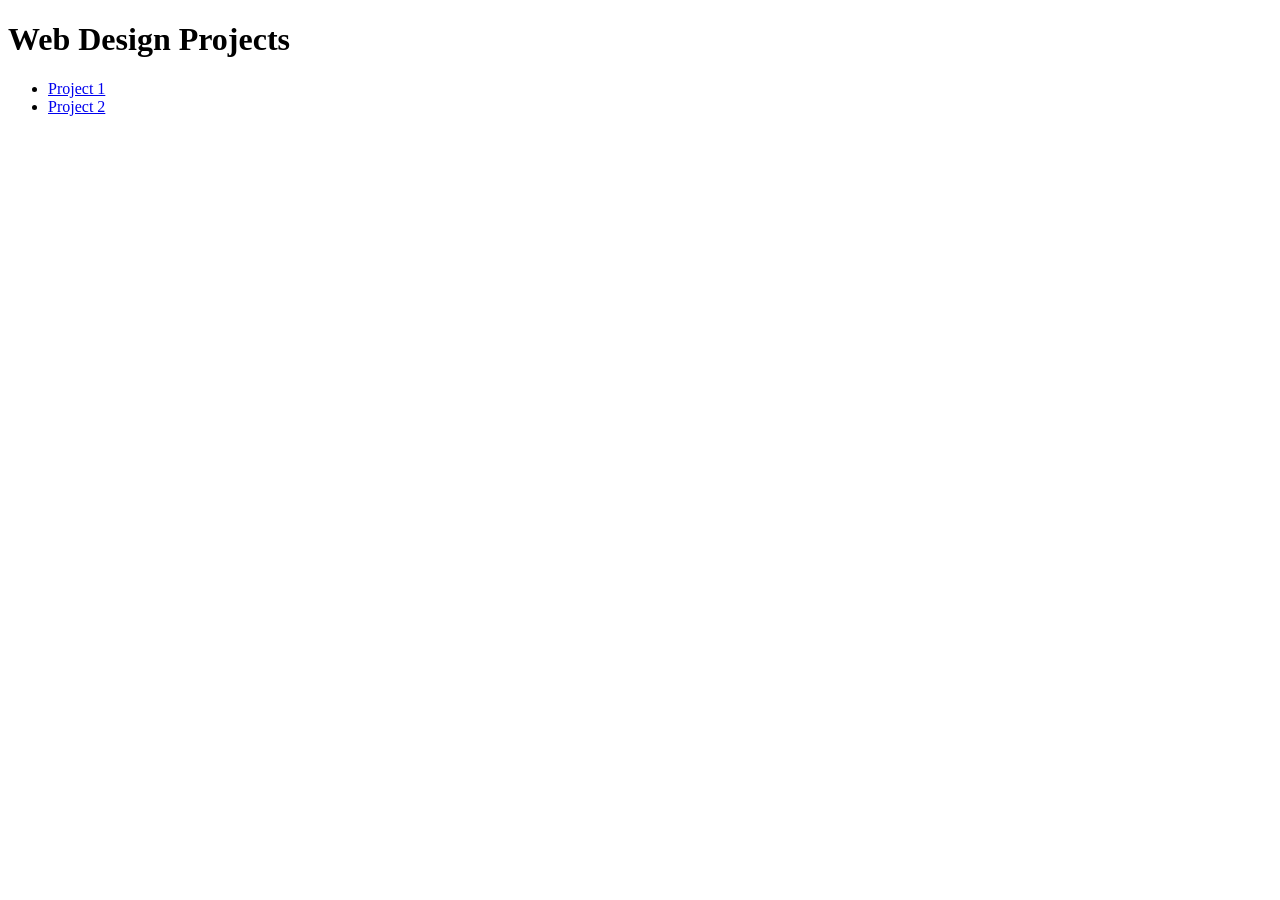
<file: index.html>
<!doctype html>
<html lang="en">
	<head>
		<meta charset="UTF-8" />
		<meta name="viewport" content="width=device-width, initial-scale=1.0" />
		<title>DMA 342</title>
	</head>
	<body>
		<h1>Web Design Projects</h1>
		<ul>
			<li><a href="project1/">Project 1</a></li>
			<li><a href="project2/index.html">Project 2</a></li>
		</ul>
	</body>
</html>
</file>
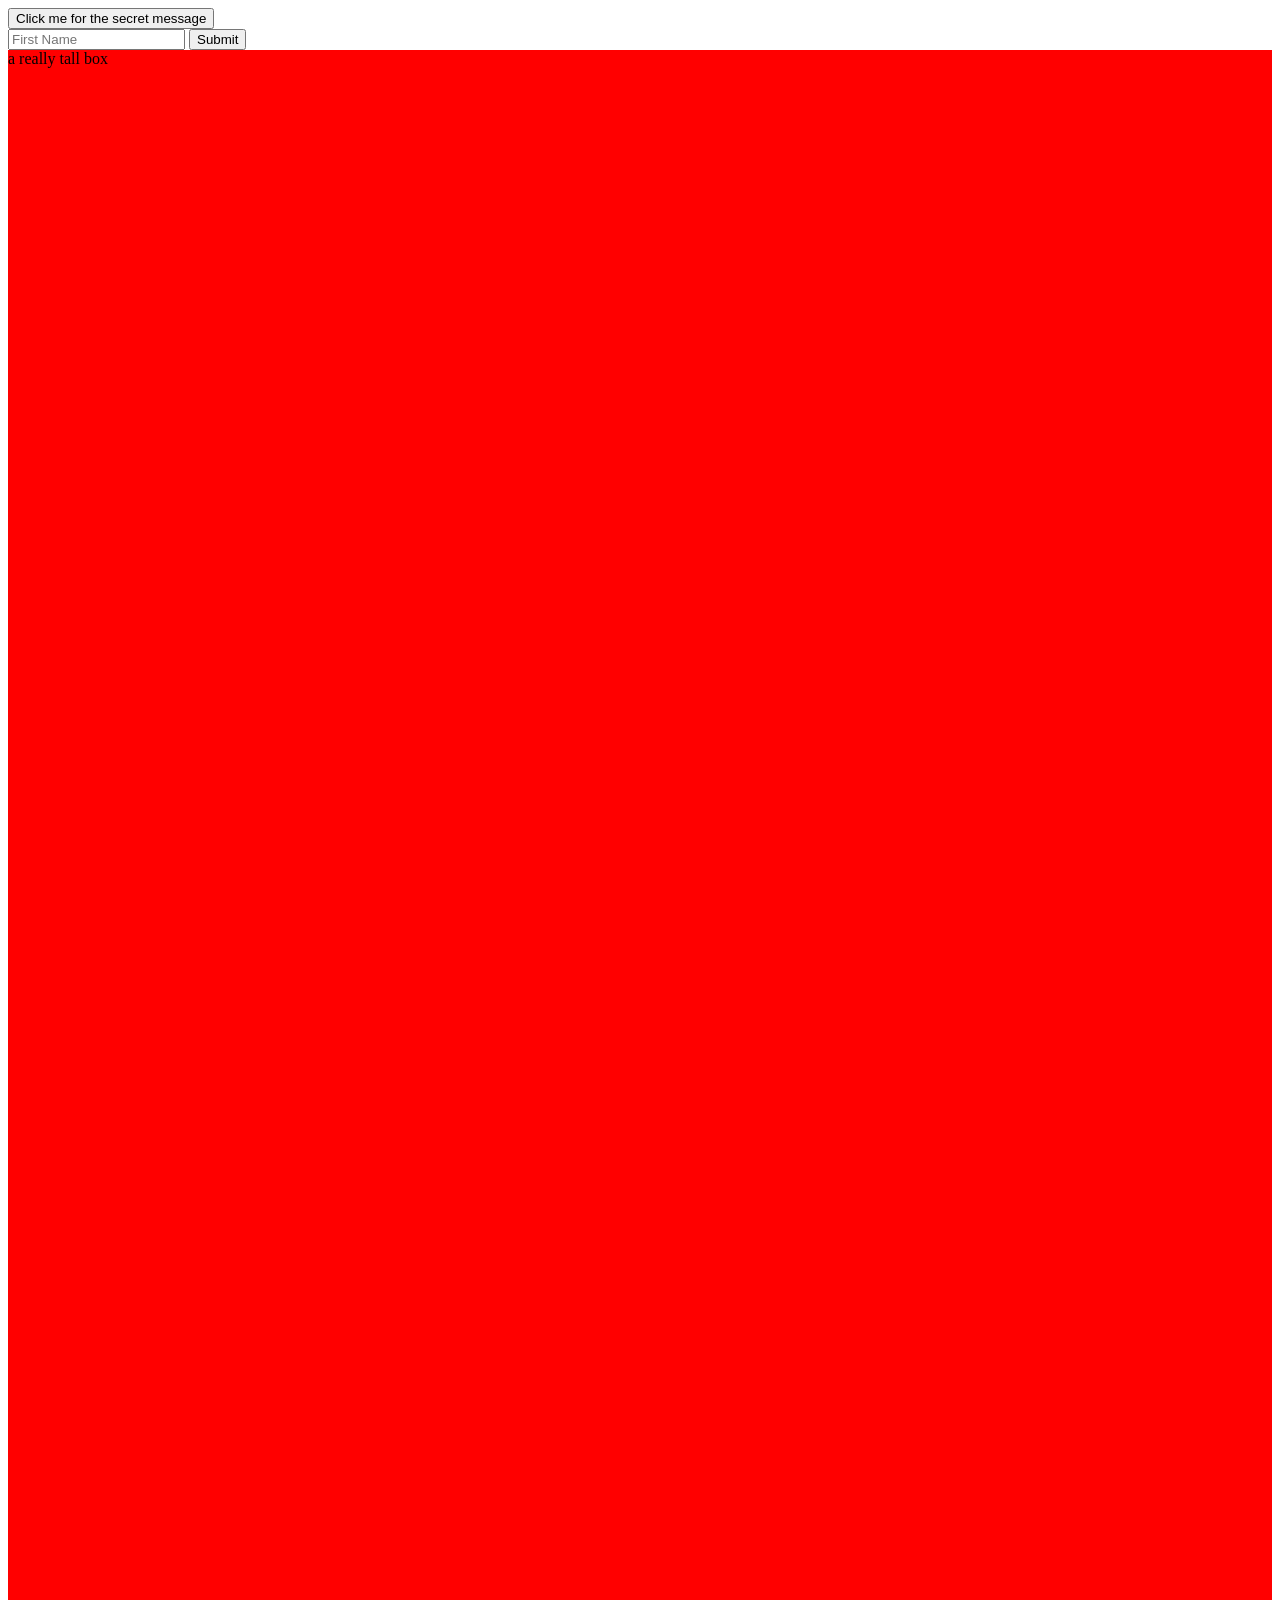
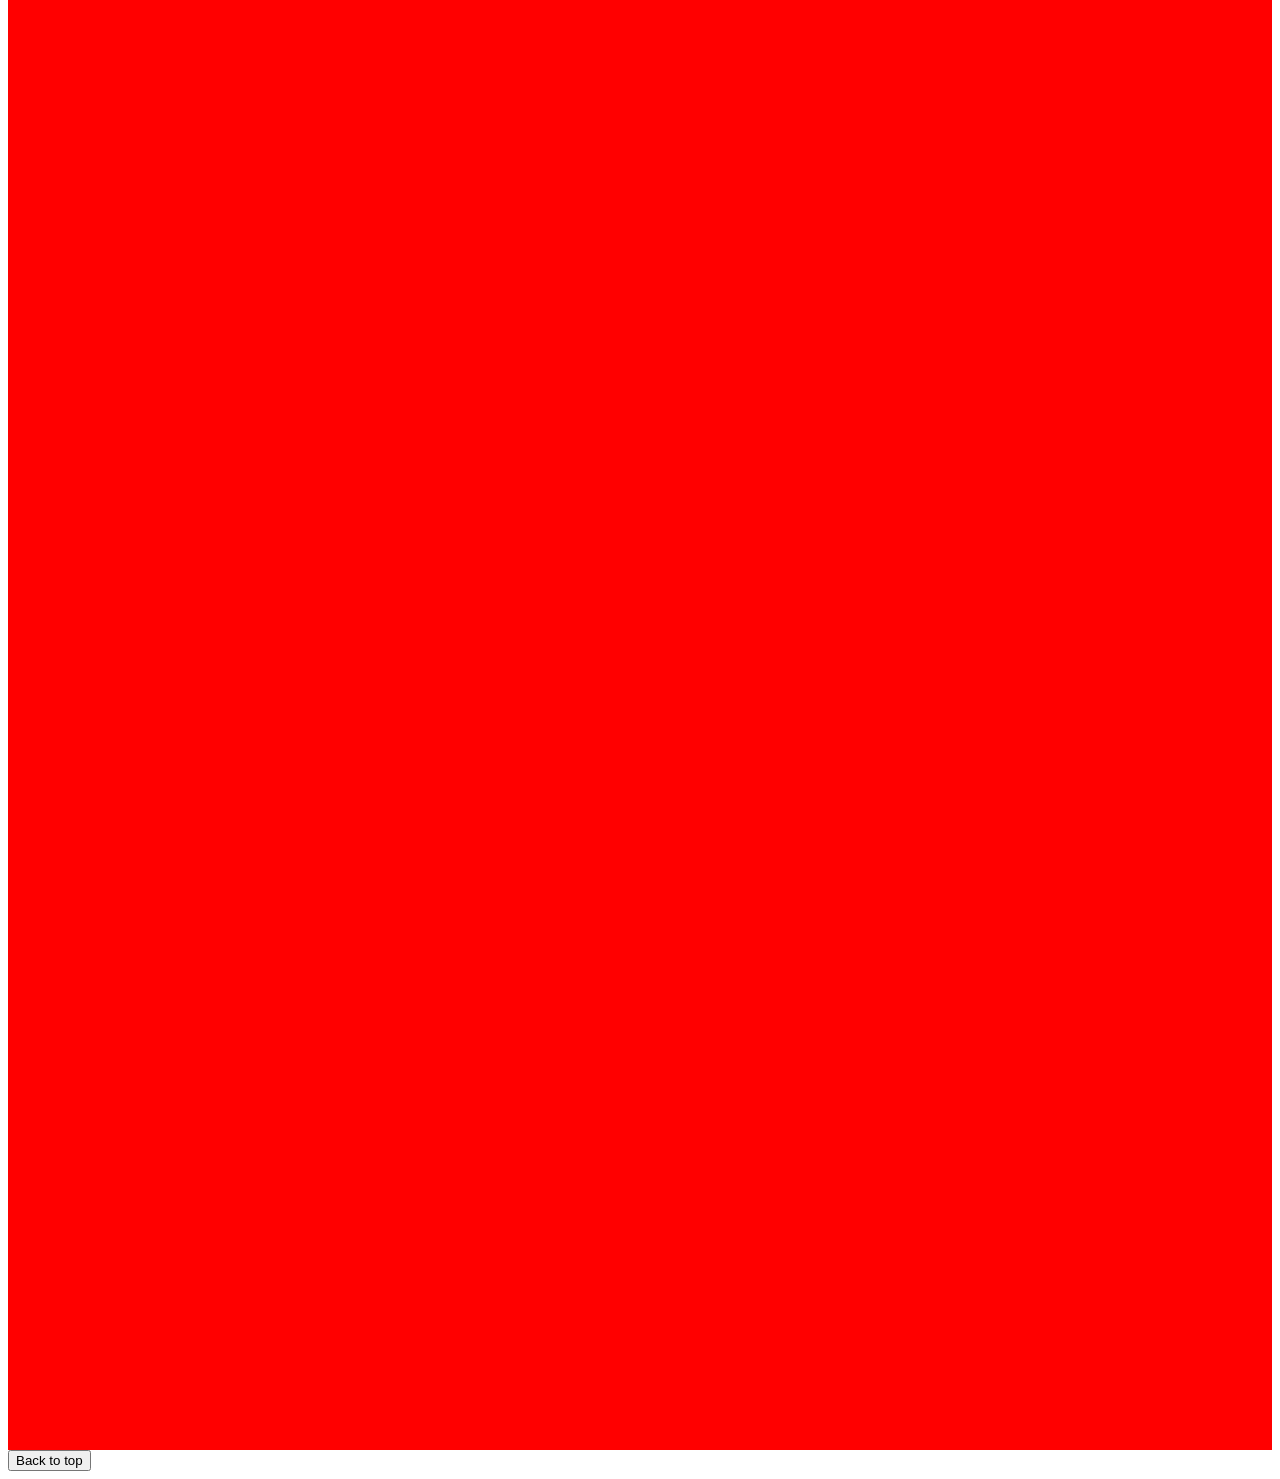
<file: class11-1/index.html>
<!doctype html>
<html lang="en">
	<head>
		<meta charset="UTF-8" />
		<meta name="viewport" content="width=device-width, initial-scale=1.0" />
		<title>Mouse events</title>
	</head>
	<body>
		<button onclick="showAlert()">Click me for the secret message</button>
		<form action="#" id="myForm">
			<input type="text" placeholder="First Name" /> <input type="submit" onclick="submitForm()" />
		</form>
		<div class="box" style="height: 3000px; background: red">a really tall box</div>
		<button onclick="backToTop()">Back to top</button>
	</body>
	<script>
		// mouse events
		function showAlert() {
			alert('Button was clicked');
		}
		// keyboard events
		document.addEventListener('keydown', function (event) {
			alert('you pressed down on a key!');
		});

		// form events
		function submitForm() {
			alert('you submitted the form');
		}
		// window/page events
		window.onresize = function () {
			alert('you resized the window!');
		};

		function backToTop() {
			window.scroll(0, 0);
		}
	</script>
</html>
</file>
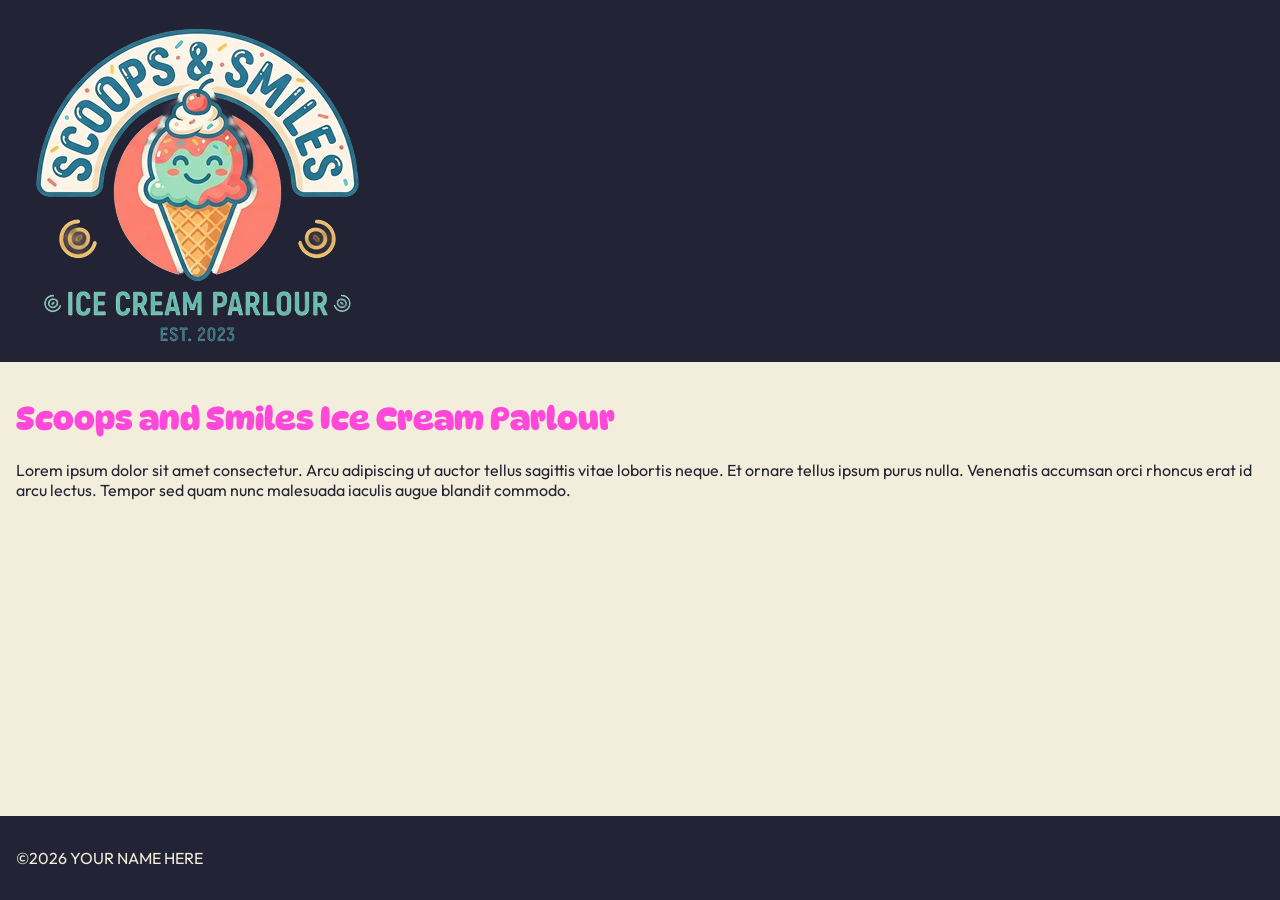
<file: project1/index.html>
<!doctype html>
<html lang="en">
	<head>
		<meta charset="UTF-8" />
		<meta name="viewport" content="width=device-width, initial-scale=1.0" />
		<title>Scoops and Smiles Ice Cream Parlour</title>
		<!-- Google fonts code-->
		<link rel="preconnect" href="https://fonts.googleapis.com" />
		<link rel="preconnect" href="https://fonts.gstatic.com" crossorigin />
		<link
			href="https://fonts.googleapis.com/css2?family=DynaPuff:wght@600&family=Outfit:wght@400&display=swap"
			rel="stylesheet"
		/>
		<!-- End Google fonts code-->

		<link rel="stylesheet" href="style.css" />
	</head>
	<body>
		<header>
			<img src="img/logo.png" class="logo" alt="Scoops and Smiles Ice Cream Parlour logo" />
		</header>

		<main>
			<h1>Scoops and Smiles Ice Cream Parlour</h1>
			<p>
				Lorem ipsum dolor sit amet consectetur. Arcu adipiscing ut auctor tellus sagittis vitae
				lobortis neque. Et ornare tellus ipsum purus nulla. Venenatis accumsan orci rhoncus erat id
				arcu lectus. Tempor sed quam nunc malesuada iaculis augue blandit commodo.
			</p>
		</main>

		<footer>
			<p>©2026 YOUR NAME HERE</p>
		</footer>
	</body>
</html>
</file>
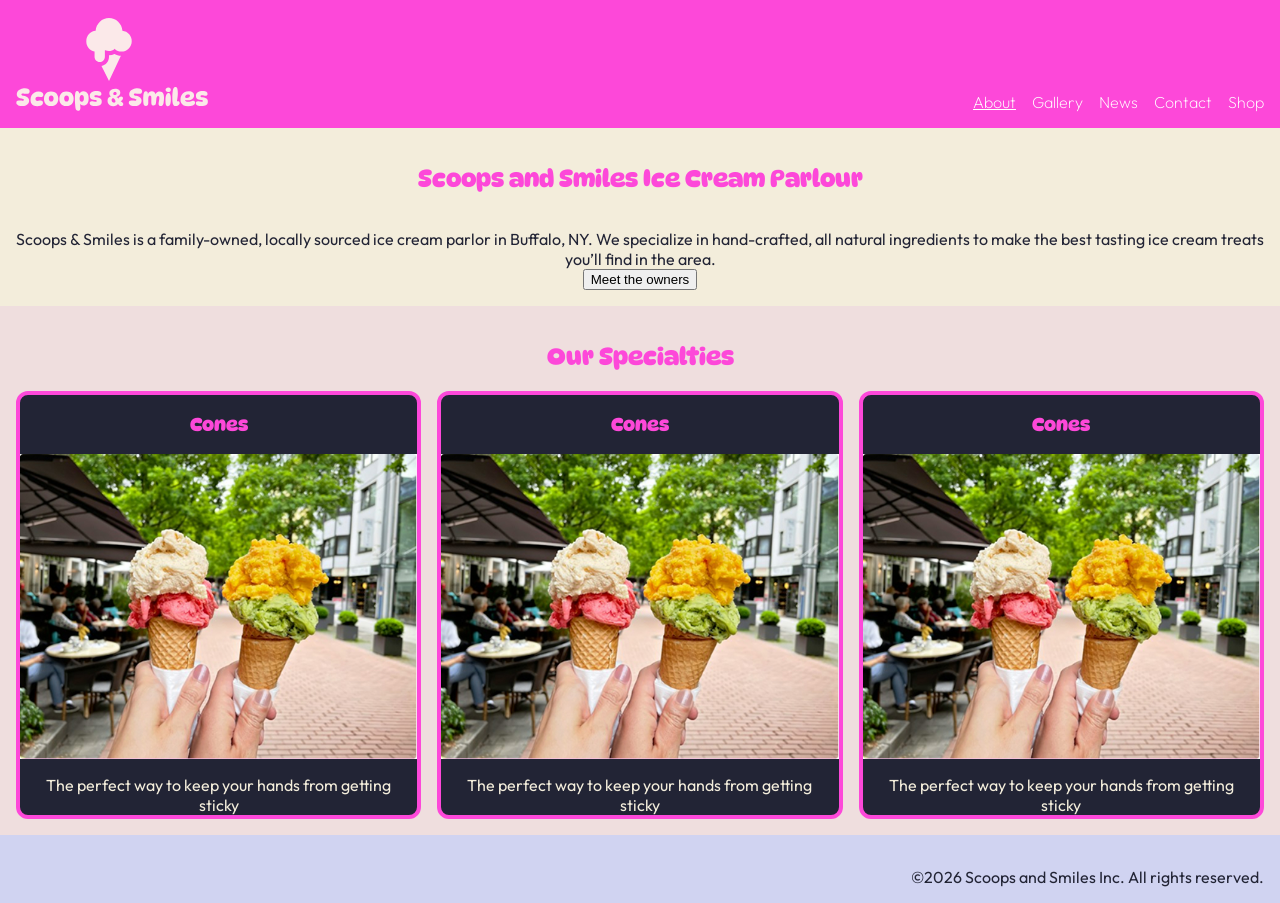
<file: project2/index.html>
<!doctype html>
<html lang="en">
	<head>
		<meta charset="UTF-8" />
		<meta name="viewport" content="width=device-width, initial-scale=1.0" />
		<title>Scoops and Smiles Ice Cream Parlour</title>
		<!-- Google fonts code-->
		<link rel="preconnect" href="https://fonts.googleapis.com" />
		<link rel="preconnect" href="https://fonts.gstatic.com" crossorigin />
		<link
			href="https://fonts.googleapis.com/css2?family=DynaPuff:wght@600&family=Outfit:wght@100..900&display=swap"
			rel="stylesheet"
		/>
		<!-- End Google fonts code-->

		<link rel="stylesheet" href="style.css" />
	</head>
	<body class="landing">
		<header>
			<img src="img/logo.svg" class="logo" alt="Scoops and Smiles Ice Cream Parlour logo" />
			<nav>
				<a href="about.html" class="current">About</a>
				<a href="gallery.html">Gallery</a>
				<a href="news.html">News</a>
				<a href="contact.html">Contact</a>
				<a href="shop.html">Shop</a>
			</nav>
		</header>

		<main>
			<section class="hero">
				<h1>Scoops and Smiles Ice Cream Parlour</h1>
				<p>
					Scoops & Smiles is a family-owned, locally sourced ice cream parlor in Buffalo, NY. We
					specialize in hand-crafted, all natural ingredients to make the best tasting ice cream
					treats you’ll find in the area.
				</p>
				<button href="about.html">Meet the owners</button>
			</section>

			<section class="bglight2">
				<h2>Our Specialties</h2>
				<div class="cards">
					<div class="card">
						<h3>Cones</h3>
						<img src="img/cones.jpg" alt="Photo of couple holding ice cream cones" />
						<p>The perfect way to keep your hands from getting sticky</p>
					</div>
					<div class="card">
						<h3>Cones</h3>
						<img src="img/cones.jpg" alt="Photo of couple holding ice cream cones" />
						<p>The perfect way to keep your hands from getting sticky</p>
					</div>
					<div class="card">
						<h3>Cones</h3>
						<img src="img/cones.jpg" alt="Photo of couple holding ice cream cones" />
						<p>The perfect way to keep your hands from getting sticky</p>
					</div>
				</div>
			</section>
		</main>

		<footer>
			<p>©2026 Scoops and Smiles Inc. All rights reserved.</p>
		</footer>
	</body>
</html>
</file>
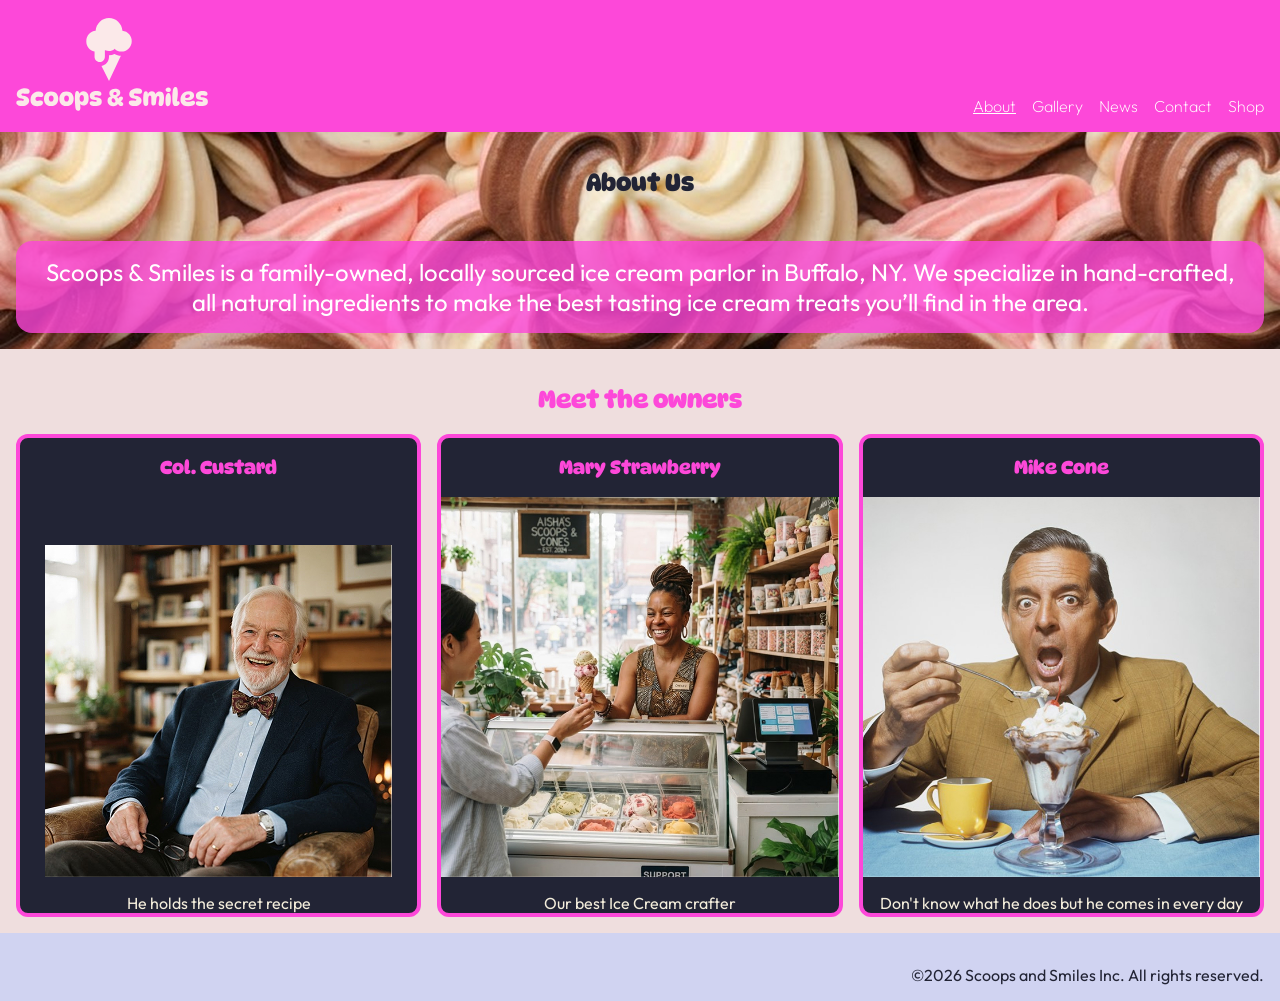
<file: project2/about.html>
<!doctype html>
<html lang="en">
	<head>
		<meta charset="UTF-8" />
		<meta name="viewport" content="width=device-width, initial-scale=1.0" />
		<title>Scoops and Smiles Ice Cream Parlour</title>
		<!-- Google fonts code-->
		<link rel="preconnect" href="https://fonts.googleapis.com" />
		<link rel="preconnect" href="https://fonts.gstatic.com" crossorigin />
		<link
			href="https://fonts.googleapis.com/css2?family=DynaPuff:wght@600&family=Outfit:wght@400&display=swap"
			rel="stylesheet"
		/>
		<!-- End Google fonts code-->

		<link rel="stylesheet" href="style.css" />
	</head>
	<body class="about">
		<header>
			<a href="index.html"
				><img src="img/logo.svg" class="logo" alt="Scoops and Smiles Ice Cream Parlour logo"
			/></a>
			<nav>
				<a href="about.html" class="current">About</a>
				<a href="gallery.html">Gallery</a>
				<a href="news.html">News</a>
				<a href="contact.html">Contact</a>
				<a href="shop.html">Shop</a>
			</nav>
		</header>

		<main>
			<section class="hero">
				<h1>About Us</h1>
				<p>
					Scoops & Smiles is a family-owned, locally sourced ice cream parlor in Buffalo, NY. We
					specialize in hand-crafted, all natural ingredients to make the best tasting ice cream
					treats you’ll find in the area.
				</p>
			</section>

			<section class="bglight2">
				<h2>Meet the owners</h2>
				<div class="cards">
					<div class="card">
						<h3>Col. Custard</h3>
						<img src="img/john_custard.jpg" alt="Photo of couple holding ice cream cones" />
						<p>He holds the secret recipe</p>
					</div>
					<div class="card">
						<h3>Mary Strawberry</h3>
						<img src="img/mary-strawberry.jpg" alt="Photo of couple holding ice cream cones" />
						<p>Our best Ice Cream crafter</p>
					</div>
					<div class="card">
						<h3>Mike Cone</h3>
						<img src="img/mr-cone.jpg" alt="Photo of couple holding ice cream cones" />
						<p>Don't know what he does but he comes in every day</p>
					</div>
				</div>
			</section>
		</main>

		<footer>
			<p>©2026 Scoops and Smiles Inc. All rights reserved.</p>
		</footer>
	</body>
</html>
</file>
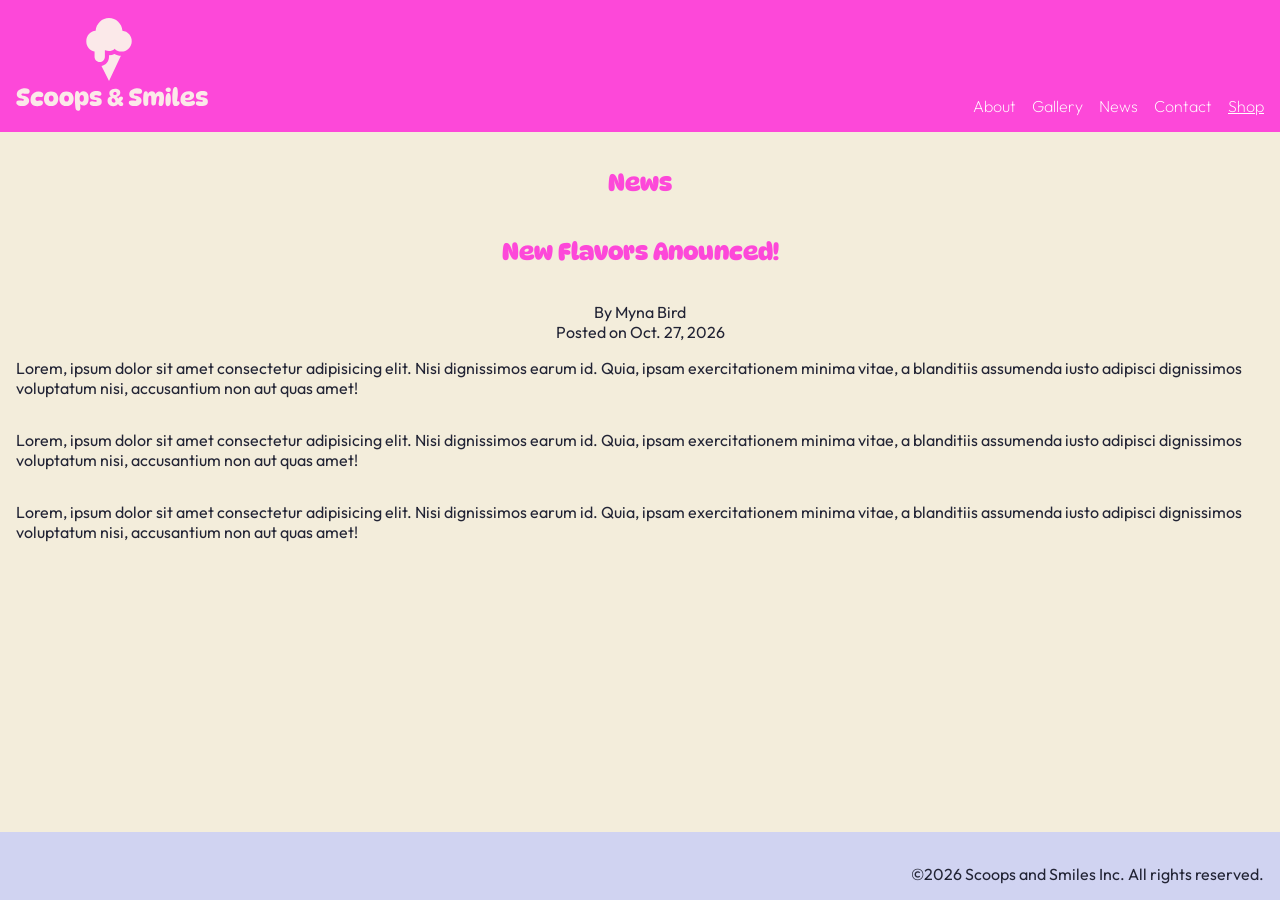
<file: project2/article.html>
<!doctype html>
<html lang="en">
	<head>
		<meta charset="UTF-8" />
		<meta name="viewport" content="width=device-width, initial-scale=1.0" />
		<title>Scoops and Smiles Ice Cream Parlour</title>
		<!-- Google fonts code-->
		<link rel="preconnect" href="https://fonts.googleapis.com" />
		<link rel="preconnect" href="https://fonts.gstatic.com" crossorigin />
		<link
			href="https://fonts.googleapis.com/css2?family=DynaPuff:wght@600&family=Outfit:wght@400&display=swap"
			rel="stylesheet"
		/>
		<!-- End Google fonts code-->

		<link rel="stylesheet" href="style.css" />
	</head>
	<body class="news">
		<header>
			<a href="index.html"
				><img src="img/logo.svg" class="logo" alt="Scoops and Smiles Ice Cream Parlour logo"
			/></a>
			<nav>
				<a href="about.html">About</a>
				<a href="gallery.html">Gallery</a>
				<a href="news.html">News</a>
				<a href="contact.html">Contact</a>
				<a href="shop.html" class="current">Shop</a>
			</nav>
		</header>

		<main>
			<section>
				<h1>News</h1>
				<h2>New Flavors Anounced!</h2>
				<p>By Myna Bird</p>
				<time datetime="10-27-26">Posted on Oct. 27, 2026</time>
				<p></p>Lorem, ipsum dolor sit amet consectetur adipisicing elit. Nisi dignissimos earum id. Quia, ipsam exercitationem minima vitae, a blanditiis assumenda iusto adipisci dignissimos voluptatum nisi, accusantium non aut quas amet!</p>
				<p></p>Lorem, ipsum dolor sit amet consectetur adipisicing elit. Nisi dignissimos earum id. Quia, ipsam exercitationem minima vitae, a blanditiis assumenda iusto adipisci dignissimos voluptatum nisi, accusantium non aut quas amet!</p>
				<p></p>Lorem, ipsum dolor sit amet consectetur adipisicing elit. Nisi dignissimos earum id. Quia, ipsam exercitationem minima vitae, a blanditiis assumenda iusto adipisci dignissimos voluptatum nisi, accusantium non aut quas amet!</p>
			</section>
		</main>

		<footer>
			<p>©2026 Scoops and Smiles Inc. All rights reserved.</p>
		</footer>
	</body>
</html>
</file>
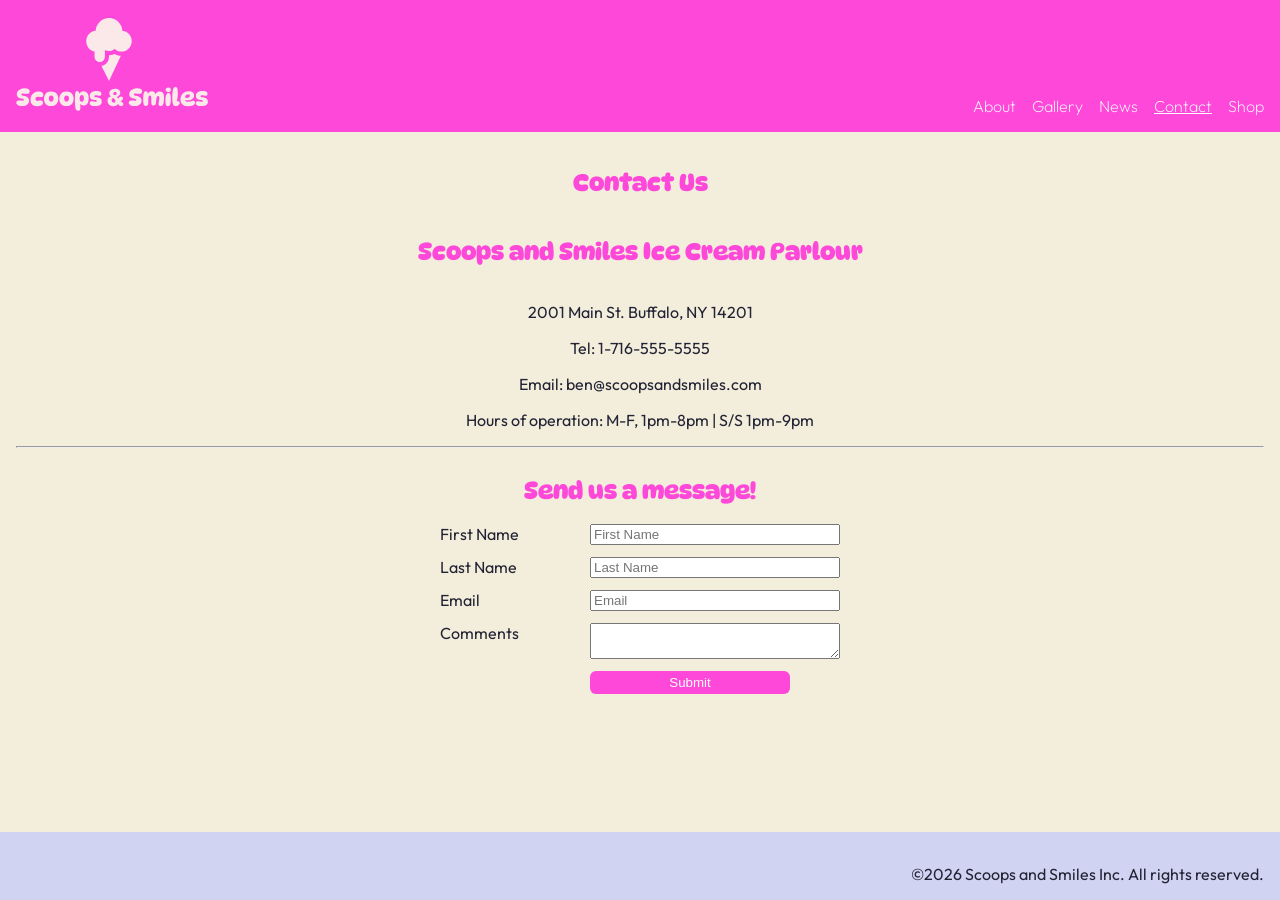
<file: project2/contact.html>
<!doctype html>
<html lang="en">
	<head>
		<meta charset="UTF-8" />
		<meta name="viewport" content="width=device-width, initial-scale=1.0" />
		<title>Scoops and Smiles Ice Cream Parlour</title>
		<!-- Google fonts code-->
		<link rel="preconnect" href="https://fonts.googleapis.com" />
		<link rel="preconnect" href="https://fonts.gstatic.com" crossorigin />
		<link
			href="https://fonts.googleapis.com/css2?family=DynaPuff:wght@600&family=Outfit:wght@400&display=swap"
			rel="stylesheet"
		/>
		<!-- End Google fonts code-->

		<link rel="stylesheet" href="style.css" />
	</head>
	<body class="news">
		<header>
			<a href="index.html"
				><img src="img/logo.svg" class="logo" alt="Scoops and Smiles Ice Cream Parlour logo"
			/></a>
			<nav>
				<a href="about.html">About</a>
				<a href="gallery.html">Gallery</a>
				<a href="news.html">News</a>
				<a href="contact.html" class="current">Contact</a>
				<a href="shop.html">Shop</a>
			</nav>
		</header>

		<main>
			<section>
				<h1>Contact Us</h1>
				<h2>Scoops and Smiles Ice Cream Parlour</h2>
				<p>2001 Main St. Buffalo, NY 14201</p>
				<p>Tel: 1-716-555-5555</p>
				<p>Email: ben@scoopsandsmiles.com</p>
				<p>Hours of operation: M-F, 1pm-8pm | S/S 1pm-9pm</p>
				<hr />
				<h2>Send us a message!</h2>

				<form action="#">
					<div>
						<label for="first_name">First Name</label>
						<input type="text" name="first_name" id="first_name" placeholder="First Name" />
					</div>
					<div>
						<label for="last_name">Last Name</label>
						<input type="text" name="last_name" id="last_name" placeholder="Last Name" />
					</div>
					<div>
						<label for="email">Email</label>
						<input type="email" name="email" id="email" placeholder="Email" />
					</div>
					<div>
						<label for="comments">Comments</label>
						<textarea name="comments" id="comments" placeholder="Comments"> </textarea>
					</div>
					<input type="submit" />
				</form>
			</section>
		</main>

		<footer>
			<p>©2026 Scoops and Smiles Inc. All rights reserved.</p>
		</footer>
	</body>
</html>
</file>
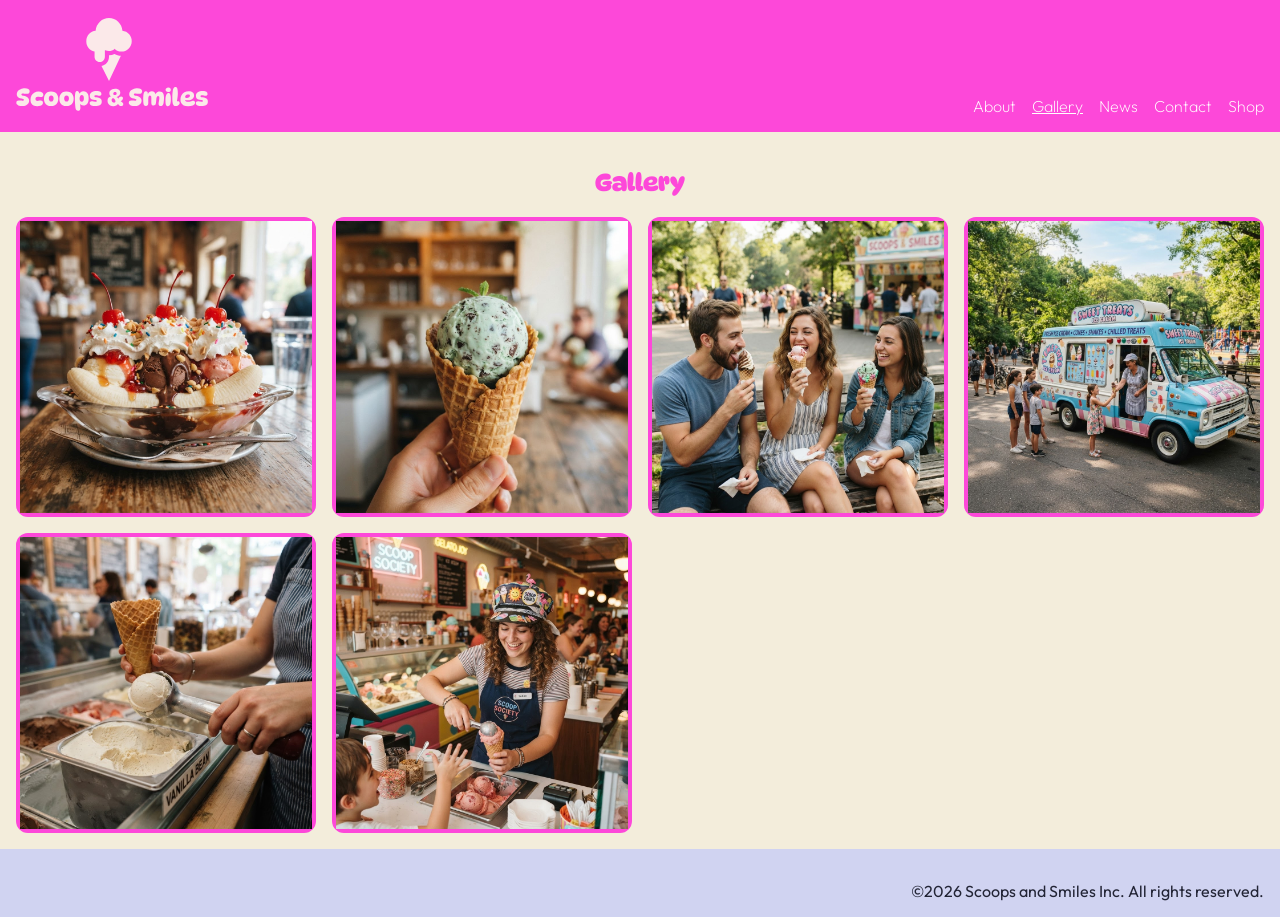
<file: project2/gallery.html>
<!doctype html>
<html lang="en">
	<head>
		<meta charset="UTF-8" />
		<meta name="viewport" content="width=device-width, initial-scale=1.0" />
		<title>Scoops and Smiles Ice Cream Parlour</title>
		<!-- Google fonts code-->
		<link rel="preconnect" href="https://fonts.googleapis.com" />
		<link rel="preconnect" href="https://fonts.gstatic.com" crossorigin />
		<link
			href="https://fonts.googleapis.com/css2?family=DynaPuff:wght@600&family=Outfit:wght@400&display=swap"
			rel="stylesheet"
		/>
		<!-- End Google fonts code-->

		<link rel="stylesheet" href="style.css" />
	</head>
	<body class="news">
		<header>
			<a href="index.html"
				><img src="img/logo.svg" class="logo" alt="Scoops and Smiles Ice Cream Parlour logo"
			/></a>
			<nav>
				<a href="about.html">About</a>
				<a href="gallery.html" class="current">Gallery</a>
				<a href="news.html">News</a>
				<a href="contact.html">Contact</a>
				<a href="shop.html">Shop</a>
			</nav>
		</header>

		<main>
			<section>
				<h1>Gallery</h1>
				<div class="cards">
					<div class="card">
						<img src="img/gal1.jpg" alt="Photo of couple holding ice cream cones" />
					</div>
					<div class="card">
						<img src="img/gal2.jpg" alt="Photo of couple holding ice cream cones" />
					</div>
					<div class="card">
						<img src="img/gal3.jpg" alt="Photo of couple holding ice cream cones" />
					</div>
					<div class="card">
						<img src="img/gal4.jpg" alt="Photo of couple holding ice cream cones" />
					</div>
					<div class="card">
						<img src="img/gal5.jpg" alt="Photo of couple holding ice cream cones" />
					</div>
					<div class="card">
						<img src="img/gal6.jpg" alt="Photo of couple holding ice cream cones" />
					</div>
				</div>
			</section>
		</main>

		<footer>
			<p>©2026 Scoops and Smiles Inc. All rights reserved.</p>
		</footer>
	</body>
</html>
</file>
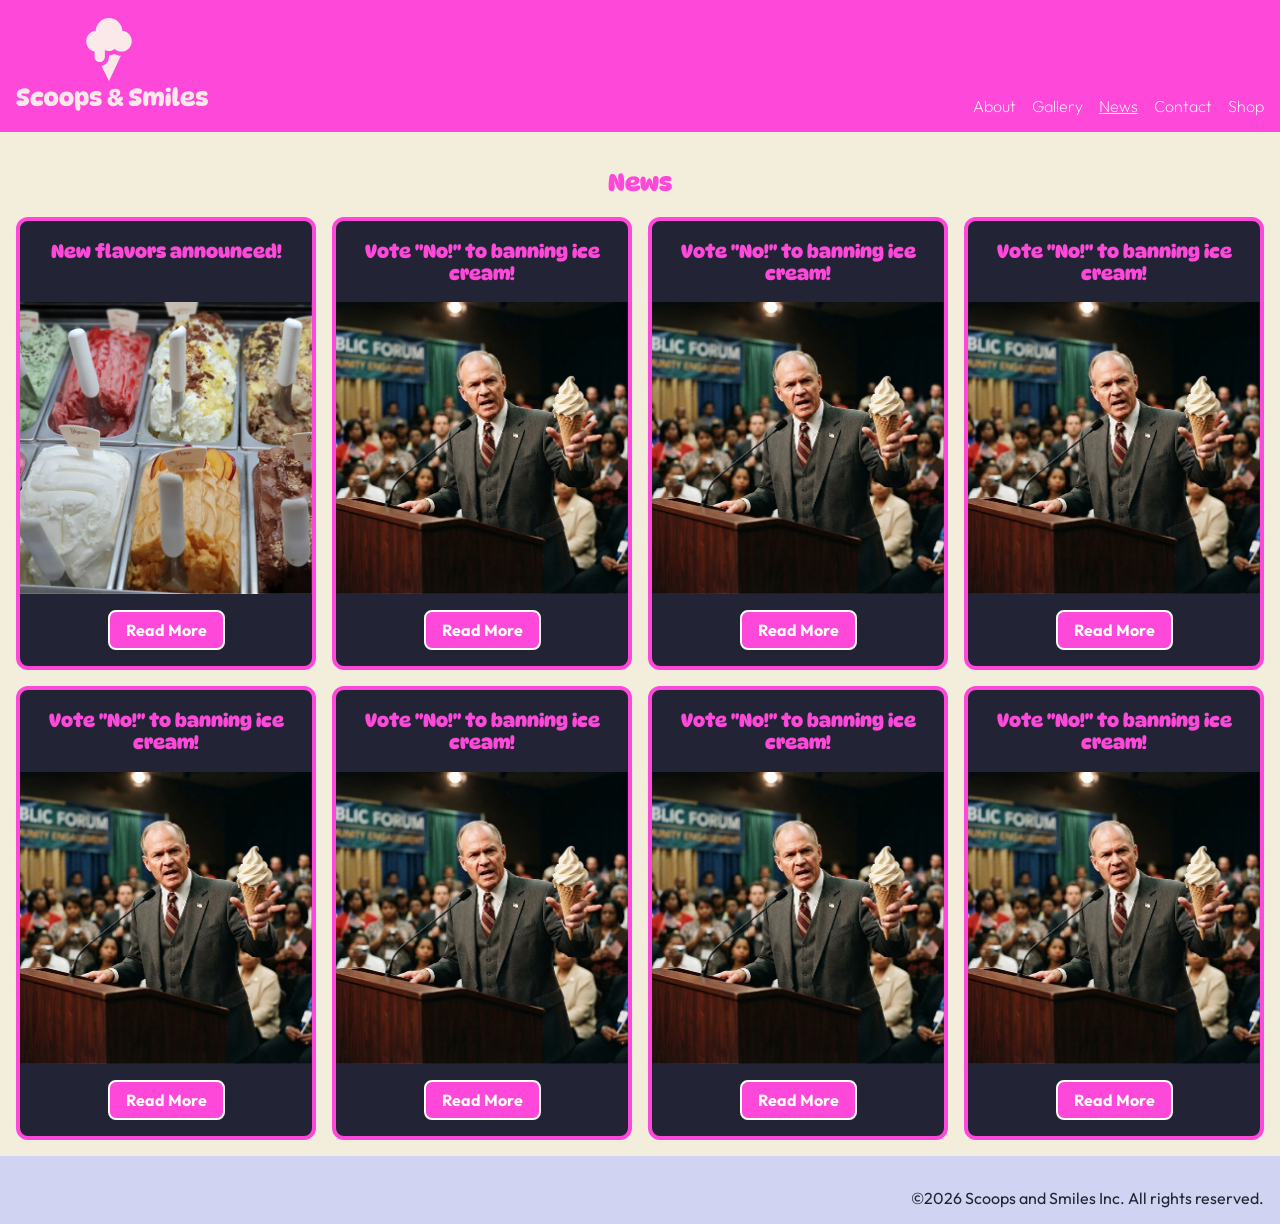
<file: project2/news.html>
<!doctype html>
<html lang="en">
	<head>
		<meta charset="UTF-8" />
		<meta name="viewport" content="width=device-width, initial-scale=1.0" />
		<title>Scoops and Smiles Ice Cream Parlour</title>
		<!-- Google fonts code-->
		<link rel="preconnect" href="https://fonts.googleapis.com" />
		<link rel="preconnect" href="https://fonts.gstatic.com" crossorigin />
		<link
			href="https://fonts.googleapis.com/css2?family=DynaPuff:wght@600&family=Outfit:wght@400&display=swap"
			rel="stylesheet"
		/>
		<!-- End Google fonts code-->

		<link rel="stylesheet" href="style.css" />
	</head>
	<body class="news">
		<header>
			<a href="index.html"
				><img src="img/logo.svg" class="logo" alt="Scoops and Smiles Ice Cream Parlour logo"
			/></a>
			<nav>
				<a href="about.html">About</a>
				<a href="gallery.html">Gallery</a>
				<a href="news.html" class="current">News</a>
				<a href="contact.html">Contact</a>
				<a href="shop.html">Shop</a>
			</nav>
		</header>

		<main>
			<section>
				<h1>News</h1>
				<div class="cards">
					<div class="card">
						<h3>New flavors announced!</h3>
						<img src="img/flavors.jpg" alt="Photo of couple holding ice cream cones" />
						<a href="article.html" class="button">Read More</a>
					</div>
					<div class="card">
						<h3>Vote "No!" to banning ice cream!</h3>
						<img src="img/announcement.jpg" alt="Photo of couple holding ice cream cones" />
						<a href="article.html" class="button">Read More</a>
					</div>
					<div class="card">
						<h3>Vote "No!" to banning ice cream!</h3>
						<img src="img/announcement.jpg" alt="Photo of couple holding ice cream cones" />
						<a href="article.html" class="button">Read More</a>
					</div>
					<div class="card">
						<h3>Vote "No!" to banning ice cream!</h3>
						<img src="img/announcement.jpg" alt="Photo of couple holding ice cream cones" />
						<a href="article.html" class="button">Read More</a>
					</div>
					<div class="card">
						<h3>Vote "No!" to banning ice cream!</h3>
						<img src="img/announcement.jpg" alt="Photo of couple holding ice cream cones" />
						<a href="article.html" class="button">Read More</a>
					</div>
					<div class="card">
						<h3>Vote "No!" to banning ice cream!</h3>
						<img src="img/announcement.jpg" alt="Photo of couple holding ice cream cones" />
						<a href="article.html" class="button">Read More</a>
					</div>
					<div class="card">
						<h3>Vote "No!" to banning ice cream!</h3>
						<img src="img/announcement.jpg" alt="Photo of couple holding ice cream cones" />
						<a href="article.html" class="button">Read More</a>
					</div>
					<div class="card">
						<h3>Vote "No!" to banning ice cream!</h3>
						<img src="img/announcement.jpg" alt="Photo of couple holding ice cream cones" />
						<a href="article.html" class="button">Read More</a>
					</div>
				</div>
			</section>
		</main>

		<footer>
			<p>©2026 Scoops and Smiles Inc. All rights reserved.</p>
		</footer>
	</body>
</html>
</file>
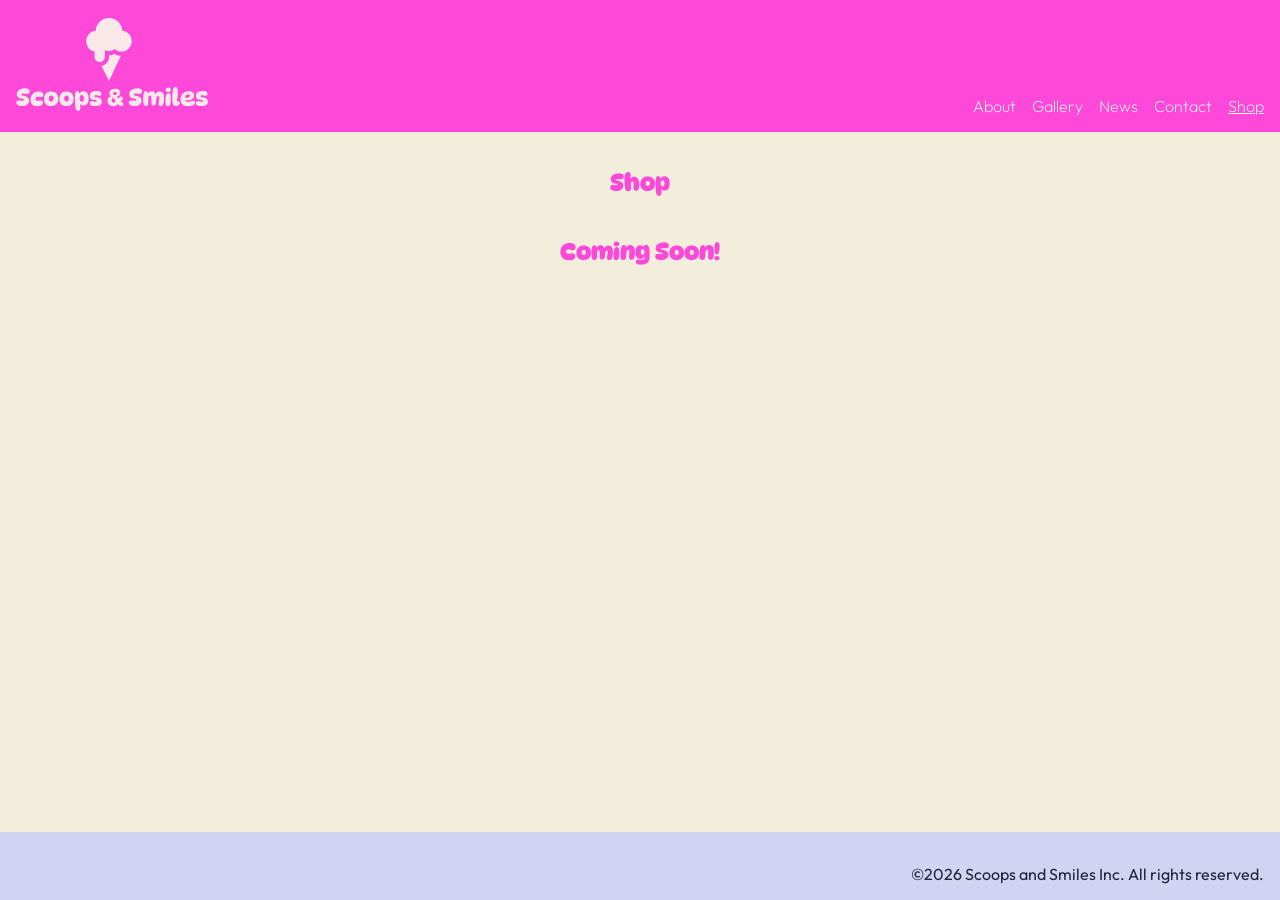
<file: project2/shop.html>
<!doctype html>
<html lang="en">
	<head>
		<meta charset="UTF-8" />
		<meta name="viewport" content="width=device-width, initial-scale=1.0" />
		<title>Scoops and Smiles Ice Cream Parlour</title>
		<!-- Google fonts code-->
		<link rel="preconnect" href="https://fonts.googleapis.com" />
		<link rel="preconnect" href="https://fonts.gstatic.com" crossorigin />
		<link
			href="https://fonts.googleapis.com/css2?family=DynaPuff:wght@600&family=Outfit:wght@400&display=swap"
			rel="stylesheet"
		/>
		<!-- End Google fonts code-->

		<link rel="stylesheet" href="style.css" />
	</head>
	<body class="news">
		<header>
			<a href="index.html"
				><img src="img/logo.svg" class="logo" alt="Scoops and Smiles Ice Cream Parlour logo"
			/></a>
			<nav>
				<a href="about.html">About</a>
				<a href="gallery.html">Gallery</a>
				<a href="news.html">News</a>
				<a href="contact.html">Contact</a>
				<a href="shop.html" class="current">Shop</a>
			</nav>
		</header>

		<main>
			<section>
				<h1>Shop</h1>
				<h2>Coming Soon!</h2>
			</section>
		</main>

		<footer>
			<p>©2026 Scoops and Smiles Inc. All rights reserved.</p>
		</footer>
	</body>
</html>
</file>
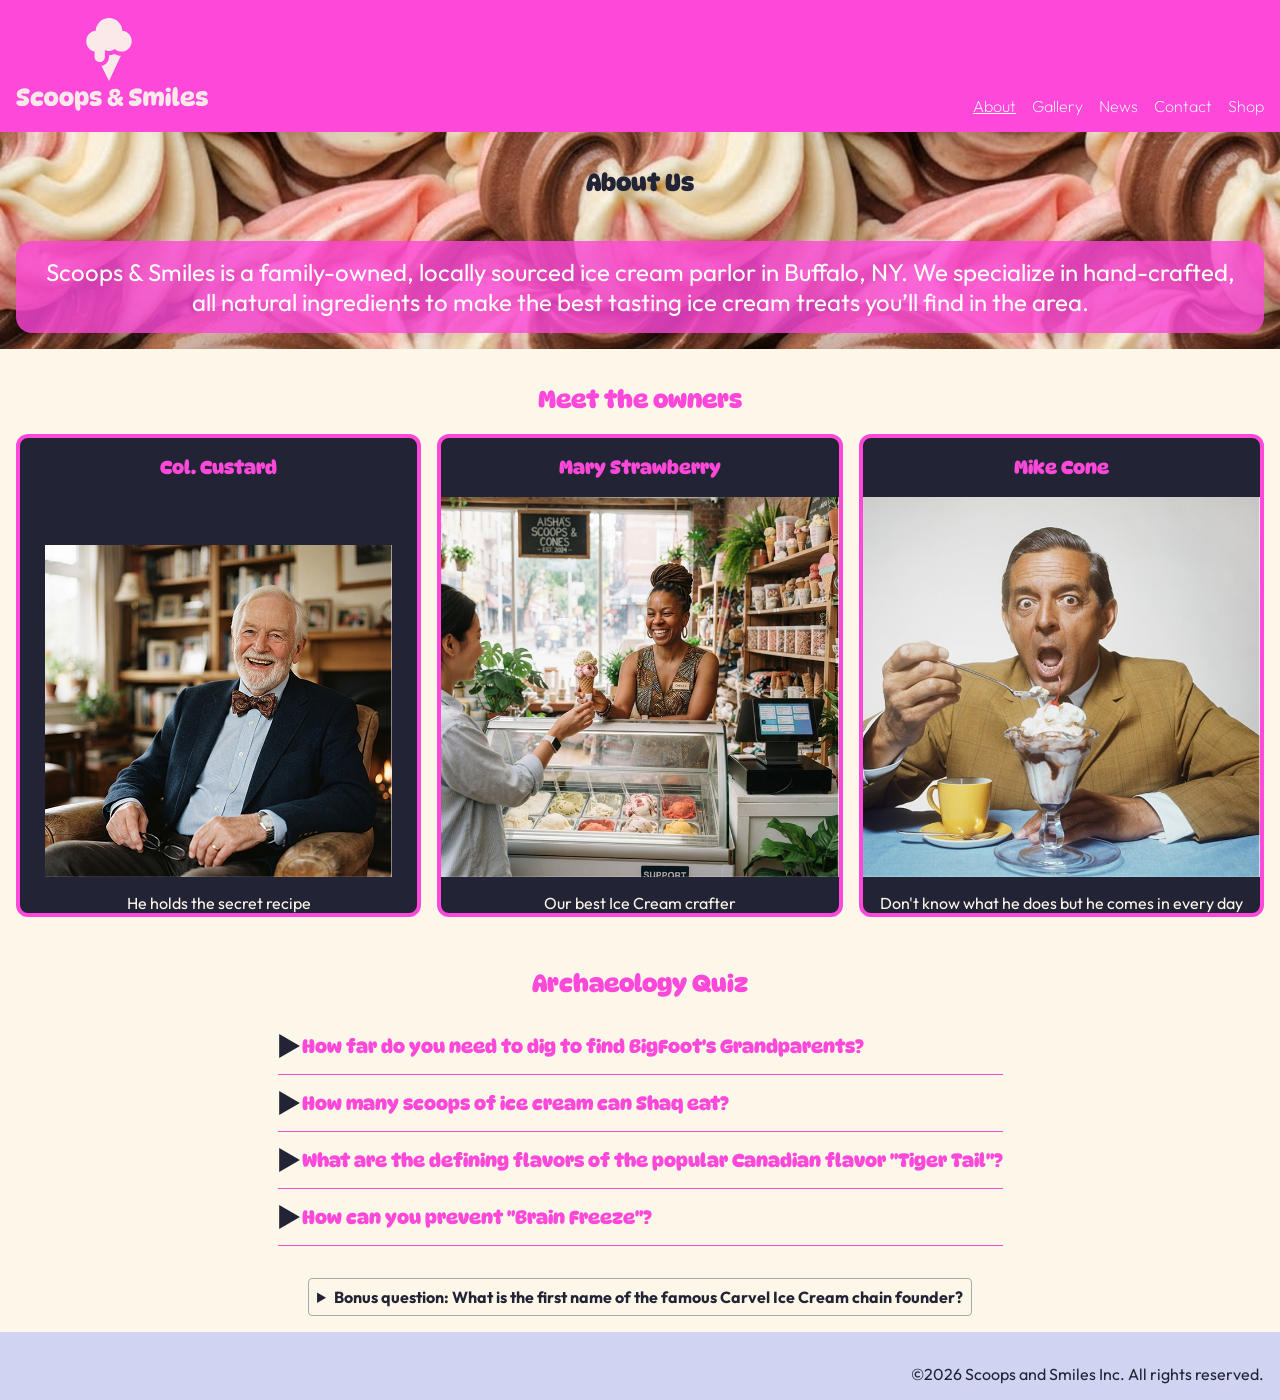
<file: project3/about.html>
<!doctype html>
<html lang="en">
	<head>
		<meta charset="UTF-8" />
		<meta name="viewport" content="width=device-width, initial-scale=1.0" />
		<title>Scoops and Smiles Ice Cream Parlour</title>
		<!-- Google fonts code-->
		<link rel="preconnect" href="https://fonts.googleapis.com" />
		<link rel="preconnect" href="https://fonts.gstatic.com" crossorigin />
		<link
			href="https://fonts.googleapis.com/css2?family=DynaPuff:wght@600&family=Outfit:wght@400&display=swap"
			rel="stylesheet"
		/>
		<!-- End Google fonts code-->

		<link rel="stylesheet" href="style.css" />
	</head>
	<body class="about">
		<header>
			<a href="index.html"
				><img src="img/logo.svg" class="logo" alt="Scoops and Smiles Ice Cream Parlour logo"
			/></a>
			<nav>
				<a href="about.html" class="current">About</a>
				<a href="gallery.html">Gallery</a>
				<a href="news.html">News</a>
				<a href="contact.html">Contact</a>
				<a href="shop.html">Shop</a>
			</nav>
		</header>

		<main>
			<section class="hero">
				<h1>About Us</h1>
				<p>
					Scoops & Smiles is a family-owned, locally sourced ice cream parlor in Buffalo, NY. We
					specialize in hand-crafted, all natural ingredients to make the best tasting ice cream
					treats you’ll find in the area.
				</p>
			</section>

			<section class="bglight2">
				<h2>Meet the owners</h2>
				<div class="cards">
					<div class="card">
						<h3>Col. Custard</h3>
						<img src="img/john_custard.jpg" alt="Photo of couple holding ice cream cones" />
						<p>He holds the secret recipe</p>
					</div>
					<div class="card">
						<h3>Mary Strawberry</h3>
						<img src="img/mary-strawberry.jpg" alt="Photo of couple holding ice cream cones" />
						<p>Our best Ice Cream crafter</p>
					</div>
					<div class="card">
						<h3>Mike Cone</h3>
						<img src="img/mr-cone.jpg" alt="Photo of couple holding ice cream cones" />
						<p>Don't know what he does but he comes in every day</p>
					</div>
				</div>
			</section>

			<section>
				<h2>Archaeology Quiz</h2>
				<div class="accordion">
					<div class="accordion-item">
						<div class="question-title">
							<img src="img/pointer.svg" alt="pointer" class="pointer" />
							<h3>How far do you need to dig to find BigFoot's Grandparents?</h3>
						</div>
						<p>Bigfoot doesn't exist ya dummy!</p>
					</div>
					<!-- .accordion-item -->
					<div class="accordion-item">
						<div class="question-title">
							<img src="img/pointer.svg" alt="pointer" class="pointer" />
							<h3>How many scoops of ice cream can Shaq eat?</h3>
						</div>
						<p>A lot, I'm sure!</p>
					</div>
					<!-- .accordion-item -->
					<div class="accordion-item">
						<div class="question-title">
							<img src="img/pointer.svg" alt="pointer" class="pointer" />
							<h3>What are the defining flavors of the popular Canadian flavor "Tiger Tail"?</h3>
						</div>
						<p>Orange and Licorice... yum?</p>
					</div>
					<!-- .accordion-item -->
					<div class="accordion-item">
						<div class="question-title">
							<img src="img/pointer.svg" alt="pointer" class="pointer" />
							<h3>How can you prevent "Brain Freeze"?</h3>
						</div>
						<p>Don't eat your ice cream too fast!</p>
					</div>
					<!-- .accordion-item -->
				</div>
				<!-- .acccordion -->
			</section>
			<section>
				<details>
					<summary>
						Bonus question: What is the first name of the famous Carvel Ice Cream chain founder?
					</summary>
					Something small enough to escape casual notice.
				</details>
			</section>
		</main>

		<footer>
			<p>©2026 Scoops and Smiles Inc. All rights reserved.</p>
		</footer>
	</body>
	<script>
		const questions = document.querySelectorAll('.accordion-item .question-title');
		console.log(questions);
		questions.forEach(function (question) {
			question.addEventListener('click', revealAnswer);
		});
		function revealAnswer() {
			const accordionItem = this.closest('.accordion-item');
			const answer = accordionItem.querySelector('p');
			const pointer = accordionItem.querySelector('img.pointer');
			answer.classList.toggle('reveal');
			pointer.classList.toggle('rotate-down');
		}
	</script>
</html>
</file>
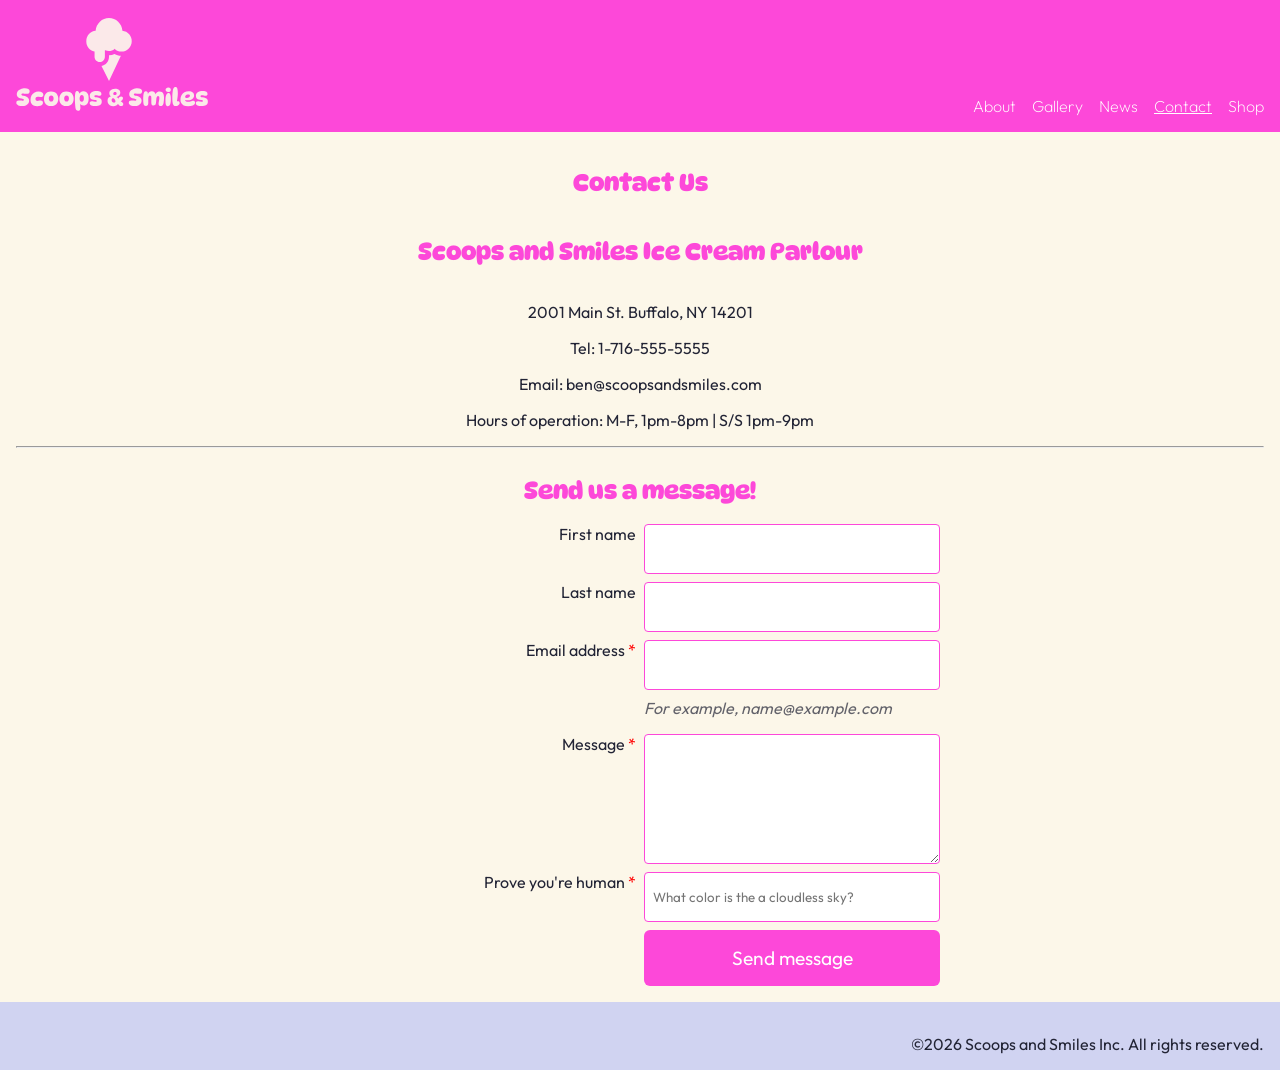
<file: project3/contact.html>
<!doctype html>
<html lang="en">
	<head>
		<meta charset="UTF-8" />
		<meta name="viewport" content="width=device-width, initial-scale=1.0" />
		<title>Scoops and Smiles Ice Cream Parlour</title>
		<!-- Google fonts code-->
		<link rel="preconnect" href="https://fonts.googleapis.com" />
		<link rel="preconnect" href="https://fonts.gstatic.com" crossorigin />
		<link
			href="https://fonts.googleapis.com/css2?family=DynaPuff:wght@600&family=Outfit:wght@400&display=swap"
			rel="stylesheet"
		/>
		<!-- End Google fonts code-->

		<link rel="stylesheet" href="style.css" />
	</head>
	<body class="contact">
		<header>
			<a href="index.html"
				><img src="img/logo.svg" class="logo" alt="Scoops and Smiles Ice Cream Parlour logo"
			/></a>
			<nav>
				<a href="about.html">About</a>
				<a href="gallery.html">Gallery</a>
				<a href="news.html">News</a>
				<a href="contact.html" class="current">Contact</a>
				<a href="shop.html">Shop</a>
			</nav>
		</header>

		<main>
			<section>
				<h1>Contact Us</h1>
				<h2>Scoops and Smiles Ice Cream Parlour</h2>
				<p>2001 Main St. Buffalo, NY 14201</p>
				<p>Tel: 1-716-555-5555</p>
				<p>Email: ben@scoopsandsmiles.com</p>
				<p>Hours of operation: M-F, 1pm-8pm | S/S 1pm-9pm</p>
				<hr />
				<h2>Send us a message!</h2>

				<form action="https://formspree.io/f/mwloawbk" method="post" id="contact_form">
					<label for="first_name">First name</label>
					<input type="text" name="first_name" id="first_name" autocomplete="given-name" />

					<label for="last_name">Last name</label>
					<input type="text" name="last_name" id="last_name" autocomplete="family-name" />

					<label for="email">Email address</label>

					<input
						type="email"
						name="email"
						id="email"
						autocomplete="email"
						aria-describedby="email_help"
						required
					/>
					<p id="email_help">For example, name@example.com</p>

					<label for="comments">Message</label>
					<textarea name="comments" id="comments" rows="6" required></textarea>
					<label for="quiz">Prove you're human</label>
					<input
						type="text"
						name="quiz"
						id="quiz"
						placeholder="What color is the a cloudless sky?"
						required
					/>
					<button type="submit">Send message</button>
					<input type="hidden" name="_subject" value="New Scoops and Smiles contact message" />
				</form>
			</section>
		</main>

		<footer>
			<p>©2026 Scoops and Smiles Inc. All rights reserved.</p>
		</footer>
		<script>
			const contactForm = document.getElementById('contact_form');
			const quizAnswer = document.getElementById('quiz');
			quizAnswer.addEventListener('input', function () {
				quizAnswer.setCustomValidity('');
			});

			contactForm.addEventListener('submit', function (event) {
				const answer = quizAnswer.value.trim().toLowerCase();

				if (answer !== 'blue') {
					event.preventDefault();
					quizAnswer.setCustomValidity('Please enter the correct answer.');
					quizAnswer.reportValidity();
					quizAnswer.focus();
				}
			});
		</script>
	</body>
</html>
</file>
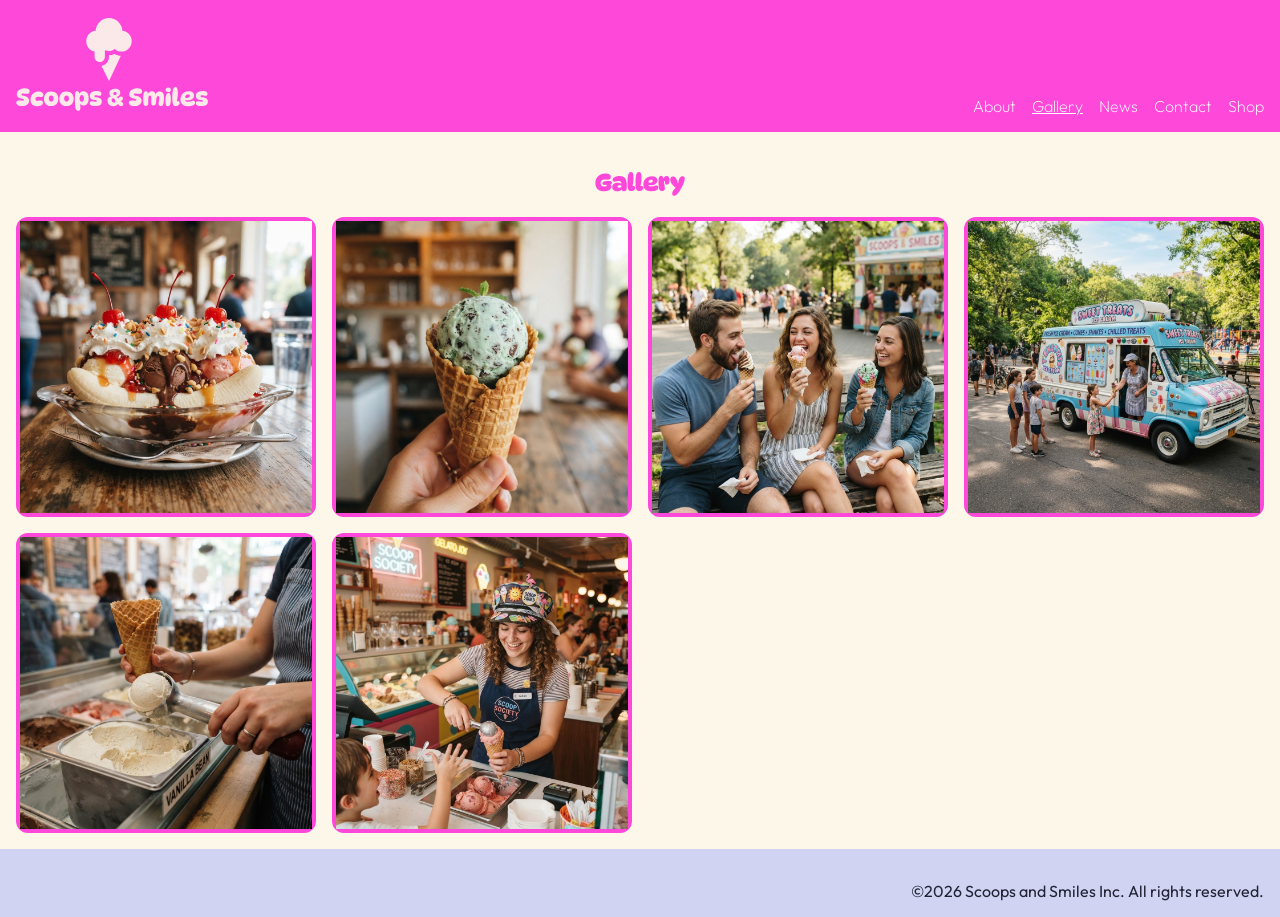
<file: project3/gallery.html>
<!doctype html>
<html lang="en">
	<head>
		<meta charset="UTF-8" />
		<meta name="viewport" content="width=device-width, initial-scale=1.0" />
		<title>Scoops and Smiles Ice Cream Parlour</title>
		<!-- Google fonts code-->
		<link rel="preconnect" href="https://fonts.googleapis.com" />
		<link rel="preconnect" href="https://fonts.gstatic.com" crossorigin />
		<link
			href="https://fonts.googleapis.com/css2?family=DynaPuff:wght@600&family=Outfit:wght@400&display=swap"
			rel="stylesheet"
		/>
		<!-- End Google fonts code-->

		<link rel="stylesheet" href="style.css" />
	</head>
	<body class="news">
		<header>
			<a href="index.html"
				><img src="img/logo.svg" class="logo" alt="Scoops and Smiles Ice Cream Parlour logo"
			/></a>
			<nav>
				<a href="about.html">About</a>
				<a href="gallery.html" class="current">Gallery</a>
				<a href="news.html">News</a>
				<a href="contact.html">Contact</a>
				<a href="shop.html">Shop</a>
			</nav>
		</header>

		<main>
			<section>
				<h1>Gallery</h1>
				<div class="cards">
					<div class="card">
						<img src="img/gall1.jpg" alt="Banana Split" />
					</div>
					<div class="card">
						<img src="img/gall2.jpg" alt="Mint Chip Ice Cream Cone" />
					</div>
					<div class="card">
						<img src="img/gall3.jpg" alt="People enjoying ice cream" />
					</div>
					<div class="card">
						<img src="img/gall4.jpg" alt="Ice cream truck" />
					</div>
					<div class="card">
						<img src="img/gall5.jpg" alt="Ice cream server" />
					</div>
					<div class="card">
						<img src="img/gall6.jpg" alt="Friendly ice cream employee" />
					</div>
				</div>
			</section>
		</main>

		<div class="lightbox"></div>
		<footer>
			<p>©2026 Scoops and Smiles Inc. All rights reserved.</p>
		</footer>
		<script>
			const lightbox = document.querySelector('.lightbox');
			const galleryImages = document.querySelectorAll('.cards .card img');

			galleryImages.forEach(function (image) {
				image.addEventListener('click', function () {
					lightbox.replaceChildren(image.cloneNode());
					lightbox.style.display = 'flex';
				});
			});

			function closeLightbox() {
				lightbox.style.display = 'none';
			}

			lightbox.addEventListener('click', closeLightbox);
			document.addEventListener('keydown', function (event) {
				if (event.key === 'Escape') {
					closeLightbox();
				}
			});
		</script>
	</body>
</html>
</file>
<file: project1/style.css>
:root {
	--color-dark: #222435;
	--color-light: #f3eddb;
	--color-brand: #fd48d9;
	--grid-size: 16px;
}

* {
	box-sizing: border-box;
}

html,
body {
	margin: 0;
	padding: 0;
}

body {
	display: flex;
	flex-direction: column;
	align-items: stretch;
	min-height: 100vh;
	color: var(--color-dark);
	background-color: var(--color-light);
	font-family: 'Outfit', sans-serif;
}

header {
	background-color: var(--color-dark);
	display: flex;
	align-items: center;
	padding: var(--grid-size);
}

main {
	flex: 1;
	padding: var(--grid-size);
}

h1,
h2,
h3,
h4,
h5,
h6 {
	font-family: 'DynaPuff', cursive;
	color: var(--color-brand);
}

footer {
	padding: var(--grid-size);
	color: var(--color-light);
	background-color: var(--color-dark);
}
</file>
<file: project2/style.css>
:root {
	--color-dark: #222435;
	--color-light: #f3eddb;
	--color-light2: #efdede;
	--color-brand: #fd48d9;
	--color-light-blue: #d0d3f1;
	--grid-size: 16px;
}

* {
	box-sizing: border-box;
}

html,
body {
	margin: 0;
	padding: 0;
}

body {
	display: flex;
	flex-direction: column;
	align-items: stretch;
	min-height: 100vh;
	color: var(--color-dark);
	background-color: var(--color-light);
	font-family: 'Outfit', sans-serif;
}

header {
	background-color: var(--color-brand);
	display: flex;
	align-items: center;
	padding: var(--grid-size);
	display: flex;
	justify-content: space-between;
	align-items: flex-end;
}

header nav {
	display: flex;
	gap: 1rem;
}
nav a {
	text-decoration: none;
	color: #fff;
	font-weight: 200;
}

nav a:hover,
nav a.current {
	text-decoration: underline;
}

main {
	flex: 1;
	display: flex;
	flex-direction: column;
}

h1,
h2,
h3,
h4,
h5,
h6 {
	font-family: 'DynaPuff', cursive;
	color: var(--color-brand);
}

footer {
	padding: var(--grid-size);
	color: var(--color-light);
	background-color: var(--color-light-blue);
}

footer p {
	text-align: right;
	color: var(--color-dark);
}

form {
	display: flex;
	flex-direction: column;
	gap: 12px;
}

form div {
	display: grid;
	grid-template-columns: 150px 250px;
}

form input[type='submit'] {
	width: 200px;
	margin-left: 150px;
	background: var(--color-brand);
	border: none;
	padding: 4px 8px;
	border-radius: 6px;
	color: #fff;
}
section {
	display: flex;
	flex-direction: column;
	align-items: center;
}

section {
	padding: 1rem;
}

p {
	margin-bottom: 0;
}
section.hero p {
	text-align: center;
}

.about .hero {
	background: center center url(img/hero.jpg) no-repeat;
	background-size: cover;
}
.about .hero p {
	text-align: center;
}
a.button {
	text-decoration: none;
	background: var(--color-brand);
	color: #fff;
	outline: none;
	border: 2px solid #fff;
	padding: 0.5rem 1rem;
	border-radius: 8px;
	font-family: outfit;
	font-weight: 700;
}

.cards {
	align-self: stretch;
	display: grid;
	grid-template-columns: repeat(auto-fit, minmax(calc((100% - 3rem) / 4), 1fr));
	gap: 1rem;
}

@media (max-width: 500px) {
	.cards {
		display: flex;
		flex-direction: column;
	}
}
.card {
	display: flex;
	flex-direction: column;
	align-items: center;
	background-color: var(--color-dark);
	border: 4px solid var(--color-brand);
	border-radius: 12px;
	color: var(--color-light);
}
.cards h2 {
	color: var(--color-dark);
}

.card h3 {
	text-align: center;
	padding: 0 0.5rem;
	flex: 1;
}
.card p {
	text-align: center;
	padding: 0 0.5rem;
}
.card img {
	max-width: 100%;
	height: auto;
}

.card .button {
	margin: 1rem 0;
}

.bglight2 {
	background-color: var(--color-light2);
}

.about .hero p {
	background-color: color-mix(in srgb, var(--color-brand) 80%, transparent);
	padding: 1rem;
	border-radius: 1rem;
	color: #fff;
	font-size: 1.5rem;
}

.about .hero h1 {
	color: var(--color-dark);
}

hr {
	margin-top: 1rem;
	outline: #222435;
	width: 100%;
}
</file>
<file: project3/style.css>
:root {
	--color-dark: #222435;
	--color-light: #fcf7e9;
	--color-light2: #fcf7e9;
	--color-brand: #fd48d9;
	--color-light-blue: #d0d3f1;
	--grid-size: 16px;
	interpolate-size: allow-keywords;
}

* {
	box-sizing: border-box;
}

html,
body {
	margin: 0;
	padding: 0;
}

body {
	display: flex;
	flex-direction: column;
	align-items: stretch;
	min-height: 100vh;
	color: var(--color-dark);
	background-color: var(--color-light);
	font-family: 'Outfit', sans-serif;
}

header {
	background-color: var(--color-brand);
	display: flex;
	align-items: center;
	padding: var(--grid-size);
	display: flex;
	justify-content: space-between;
	align-items: flex-end;
}

header nav {
	display: flex;
	gap: 1rem;
}
nav a {
	text-decoration: none;
	color: #fff;
	font-weight: 200;
}

nav a:hover,
nav a.current {
	text-decoration: underline;
}

main {
	flex: 1;
	display: flex;
	flex-direction: column;
}

h1,
h2,
h3,
h4,
h5,
h6 {
	font-family: 'DynaPuff', cursive;
	color: var(--color-brand);
}

footer {
	padding: var(--grid-size);
	color: var(--color-light);
	background-color: var(--color-light-blue);
}

footer p {
	text-align: right;
	color: var(--color-dark);
}

.contact form {
	display: flex;
	flex-direction: column;
	gap: 12px;
}

.contact form div {
	display: grid;
	grid-template-columns: 150px 250px;
}

.news form input[type='submit'],
button {
	background: var(--color-brand);
	border: none;
	padding: 4px 8px;
	border-radius: 6px;
	color: #fff;
}

.news form input[type='submit'] {
	width: 200px;
	margin-left: 150px;
}
section {
	display: flex;
	flex-direction: column;
	align-items: center;
}

section {
	padding: 1rem;
}

p {
	margin-bottom: 0;
}
section.hero p {
	text-align: center;
}

.about .hero {
	background: center center url(img/hero.jpg) no-repeat;
	background-size: cover;
}
.about .hero p {
	text-align: center;
}
a.button {
	text-decoration: none;
	background: var(--color-brand);
	color: #fff;
	outline: none;
	border: 2px solid #fff;
	padding: 0.5rem 1rem;
	border-radius: 8px;
	font-family: outfit;
	font-weight: 700;
}

.cards {
	align-self: stretch;
	display: grid;
	grid-template-columns: repeat(auto-fit, minmax(calc((100% - 3rem) / 4), 1fr));
	gap: 1rem;
}

@media (max-width: 500px) {
	.cards {
		display: flex;
		flex-direction: column;
	}
}
.card {
	display: flex;
	flex-direction: column;
	align-items: center;
	background-color: var(--color-dark);
	border: 4px solid var(--color-brand);
	border-radius: 12px;
	color: var(--color-light);
}
.cards h2 {
	color: var(--color-dark);
}

.card h3 {
	text-align: center;
	padding: 0 0.5rem;
	flex: 1;
}
.card p {
	text-align: center;
	padding: 0 0.5rem;
}
.card img {
	max-width: 100%;
	height: auto;
}

.card .button {
	margin: 1rem 0;
}

.bglight2 {
	background-color: var(--color-light2);
}

.about .hero p {
	background-color: color-mix(in srgb, var(--color-brand) 80%, transparent);
	padding: 1rem;
	border-radius: 1rem;
	color: #fff;
	font-size: 1.5rem;
}

.about .hero h1 {
	color: var(--color-dark);
}

hr {
	margin-top: 1rem;
	outline: #222435;
	width: 100%;
}

/* accordion */
.accordion-item {
	border-bottom: 1px solid var(--color-brand);
	padding: 1rem 0;
}
.accordion-item .question-title {
	display: flex;
	justify-content: flex-start;
	align-items: center;
}
.accordion-item h3 {
	margin: 0;
}
.accordion-item img.pointer {
	transform: rotate(0);
	transition: all ease 0.3s;
}
.accordion-item .question-title {
	cursor: pointer;
}
.accordion-item p {
	margin: 0 0 0 24px;
	height: 0;
	overflow: hidden;
	transition: height ease 0.3s;
}
.accordion-item p.reveal {
	height: auto;
}
.accordion-item .pointer {
	width: 24px;
	height: 24px;
	/* align-self: flex-start; */
}
.accordion-item img.pointer.rotate-down {
	transform: rotate(90deg);
}

details {
	border: 1px solid #aaaaaa;
	border-radius: 4px;
	padding: 0.5em 0.5em 0;
}

summary {
	font-weight: bold;
	margin: -0.5em -0.5em 0;
	padding: 0.5em;
}

details[open] {
	padding: 0.5em;
}

details[open] summary {
	border-bottom: 1px solid #aaaaaa;
	margin-bottom: 0.5em;
}

details:open > summary {
	background-color: #ccccff;
}

.card {
	cursor: pointer;
}

.news-article {
	width: min(800px, 100%);
}

.news-article[hidden],
.news-cards[hidden],
search[hidden],
.news-status[hidden] {
	display: none;
}

.news-article .back-button {
	align-self: flex-start;
	cursor: pointer;
}

.article-byline {
	font-weight: bold;
}

.article-image {
	width: 100%;
	max-height: 450px;
	margin-top: 1rem;
	border-radius: 12px;
	object-fit: cover;
}

.article-content {
	font-size: 1.1rem;
	line-height: 1.6;
}

/* lightbox */
.lightbox {
	display: none;
	position: fixed;
	top: 0;
	left: 0;
	width: 100vw;
	height: 100vh;
	background: rgba(0, 0, 0, 0.8);
	justify-content: center;
	align-items: center;
}
.lightbox:target {
	display: flex; /* Shows the lightbox when URL hash matches */
}
.lightbox img {
	max-width: 90%;
	max-height: 90%;
	cursor: pointer;
}

/* search form */
form.search_form {
	display: grid;
	grid-template-columns: 1fr 1fr 1fr auto;
	padding-bottom: 1rem;
}

.site-search-sort {
	/* display: flex; */
}
.sort_buttons {
	display: flex;
}

/* contact form */
form#contact_form {
	display: grid;
	grid-template-columns: repeat(2, 1fr);
	gap: 0.5rem;
	width: 600px;
}

form#contact_form label {
	text-align: right;
}
form#contact_form input[type='text'],
form#contact_form input[type='email'],
form#contact_form textarea {
	border: 1px solid var(--color-brand);
	border-radius: 0.25rem;
	padding: 1rem 0.5rem;
	font-family: 'Outfit', sans-serif;
}
form#contact_form button {
	grid-column: 2;
	padding: 1rem 0.5rem;
	font-family: 'Outfit', sans-serif;
	font-size: 1.2rem;
}
p#email_help {
	grid-column: 2;
	margin: 0 0 0.5rem;
	font-style: italic;
	opacity: 0.7;
}
form#contact_form :focus-visible {
	outline: 3px solid #000;
	outline-offset: 2px;
}
label:has(+ input:required)::after,
label:has(+ textarea:required)::after {
	content: ' *';
	color: red;
}
@media (max-width: 600px) {
	form#contact_form {
		width: 100%;
		grid-template-columns: 1fr;
		gap: 0.5rem;
	}

	form#contact_form button {
		grid-column: 1;
		margin-left: 0;
	}

	form#contact_form label {
		text-align: left;
	}
	p#email_help {
		grid-column: 1;
	}
}
</file>
